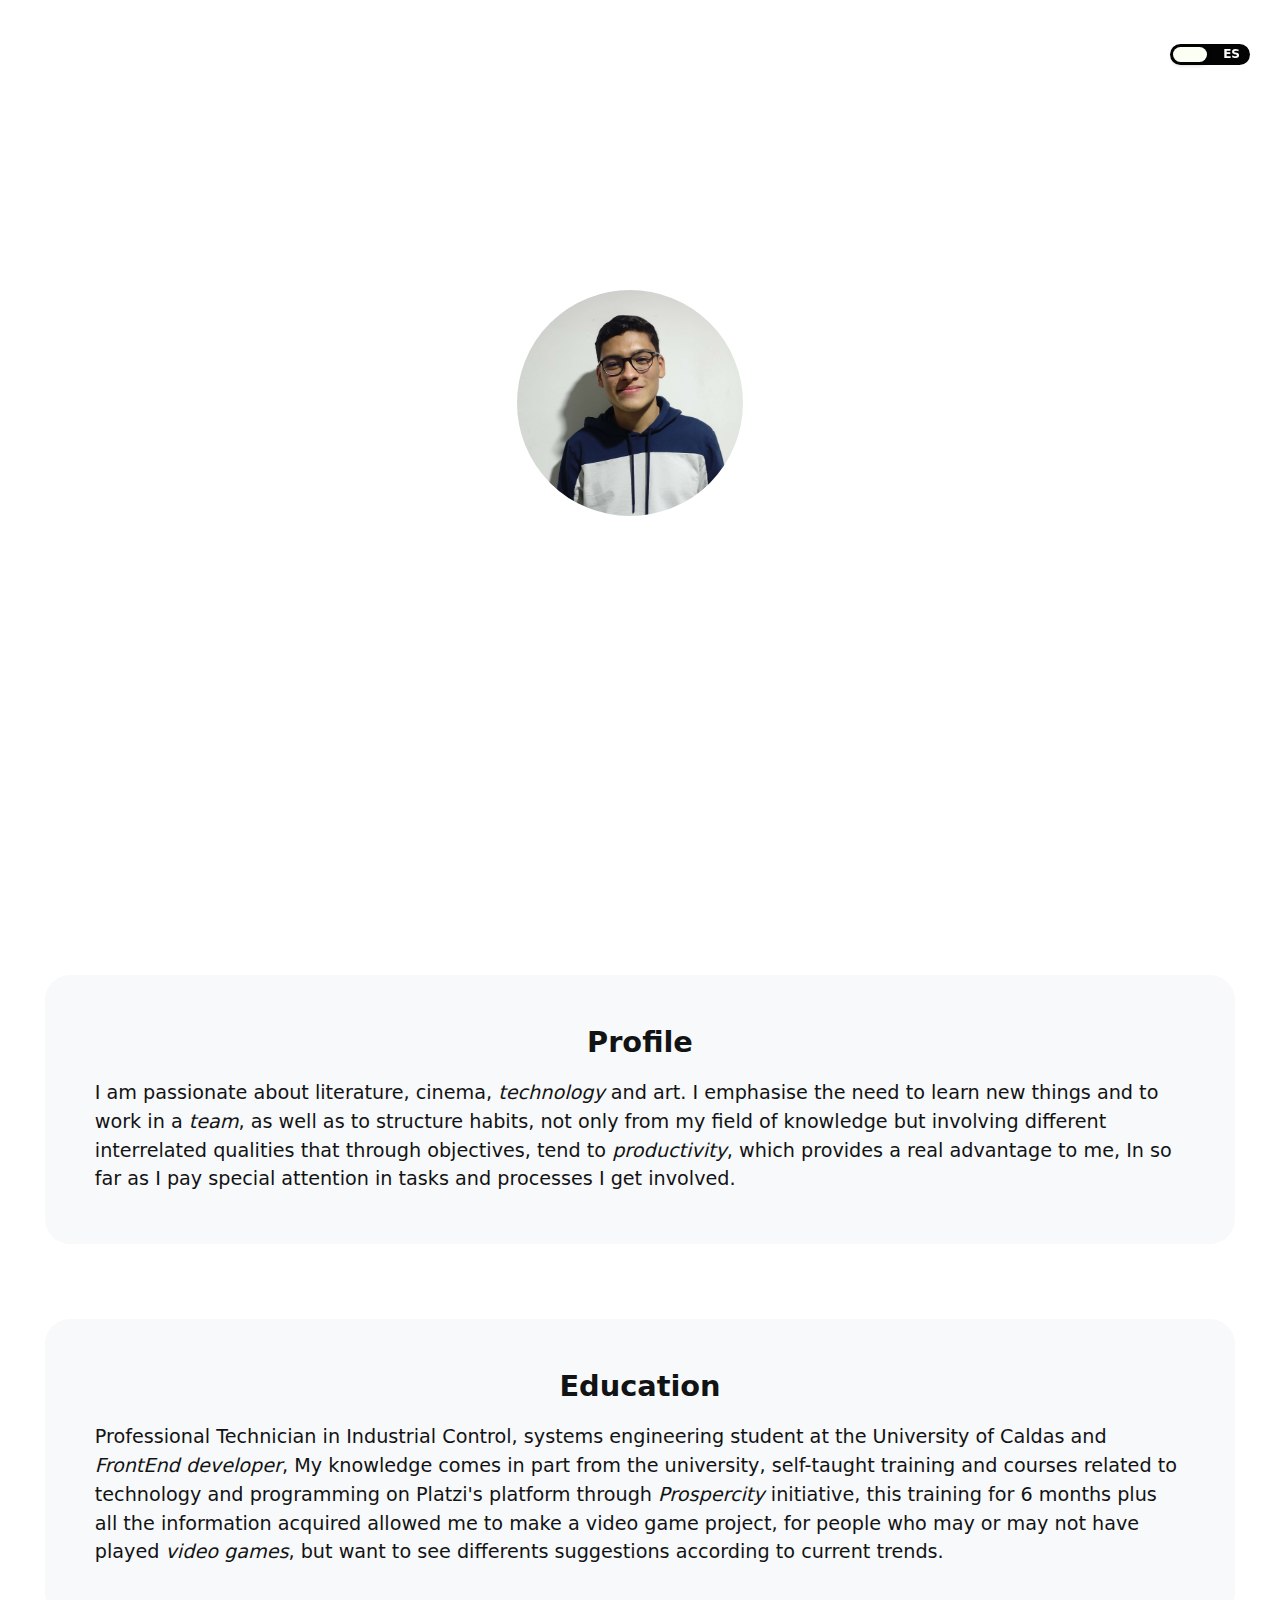
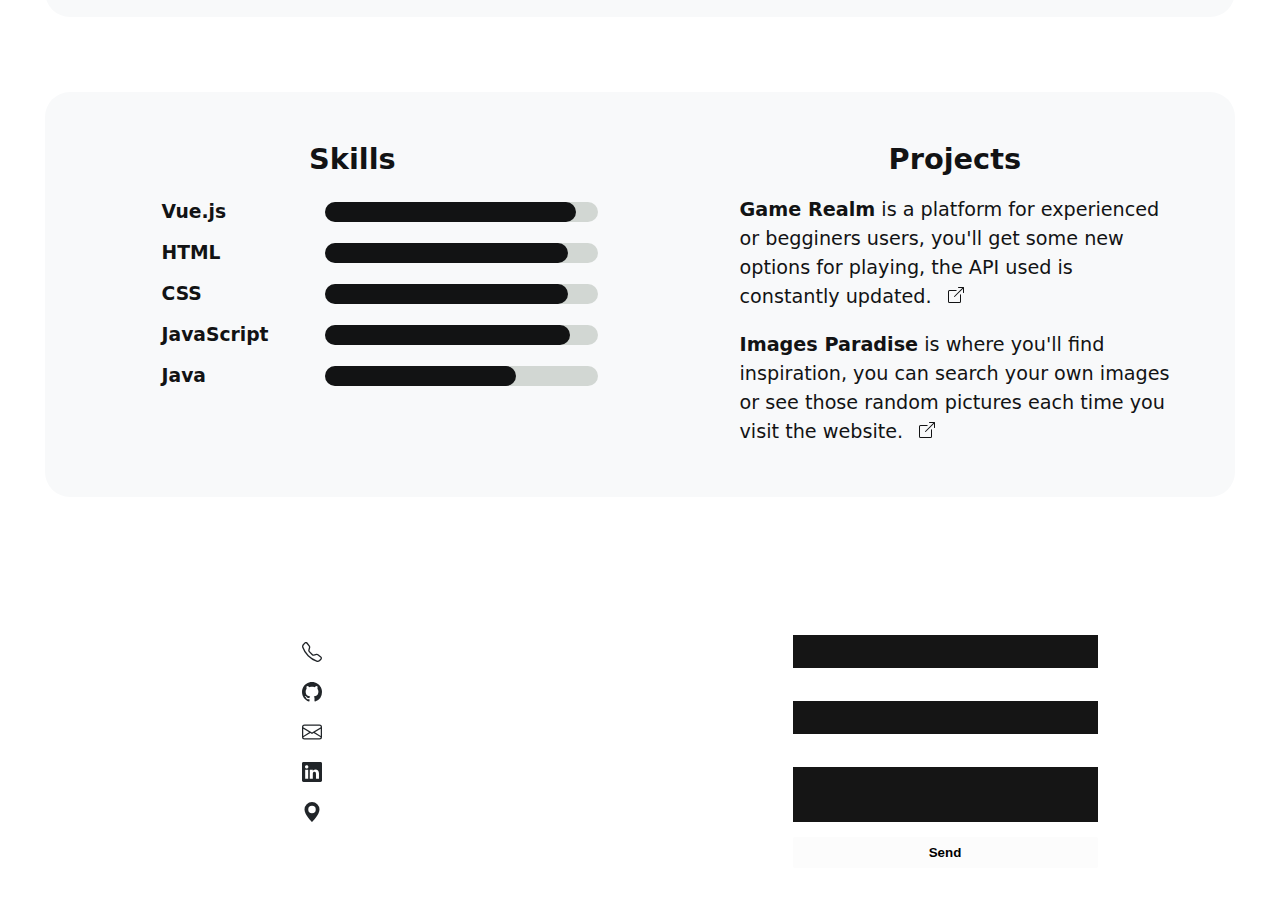
<file: index.html>
<!DOCTYPE html>
<html lang="en">
<head>
  <meta charset="UTF-8">
  <meta http-equiv="X-UA-Compatible" content="IE=edge">
  <meta name="viewport" content="width=device-width, initial-scale=1.0">
  <meta name="author" content="Andres Martinez">
  <meta name="description" content="Hoja de vida Andrés Martínez">
  <link rel="icon" href="../assets/prog.png">
  <title>English CV</title>
  <link rel="stylesheet" href="styles/style.css">
  <link rel="stylesheet" href="https://cdnjs.cloudflare.com/ajax/libs/font-awesome/4.7.0/css/font-awesome.min.css">
</head>
<body>
  <header>
    <nav class="main-nav main-nav-stars" id="nav">
      <span class="fa-container" id="btn">
        <i style="font-size:24px" class="fa">&#xf0c9;</i>
      </span>
      <ul class="main-nav__content">
        <li>
          <a href="#perfil">Profile</a>
        </li>
        <li>
          <a href="#educacion">Education</a>
        </li>
        <li>
          <a href="#experiencia">Experience</a>
        </li>
        <li>
          <a href="#contacto">Contact</a>
        </li>
      </ul>
      <section class="languages-container">
        <div class="languages">  
          <input type="checkbox" id="changelg"/>
          <label for="changelg"></label>
        </div>
      </section>
    </nav>
  </header>
  <main>
    <section class="banner">
      <article class="banner__info">
        <div>
          <div class="banner__info--img"></div>
          <h2 class="banner__info--name">Andrés Martínez</h2>
          <p class="banner__info--description">
            <i>
              FrontEnd Developer
            </i>
          </p>
        </div>
      </article>
    </section>
    <section class="info">
      <div class="grid-container">
        <div class="grid-container__item g1" id="perfil">
          <div class="main-g1">
            <h1>Profile</h1>
            <p>
              I am passionate about literature, cinema, <i>technology</i> and art. I emphasise the need to learn 
              new things and to work in a <i>team</i>, as well as to structure habits, not only from my field of 
              knowledge but involving different interrelated qualities that through objectives, tend to 
              <i>productivity</i>, which provides a real advantage to me, In so far as I pay special attention in 
              tasks and processes I get involved.
            </p>
          </div>
        </div>
        <div class="grid-container__item g2" id="educacion">
          <div class="main-g2">
            <h1>Education</h1>
            <p>
              Professional Technician in Industrial Control, systems engineering student at the University of Caldas 
              and <i>FrontEnd developer</i>, My knowledge comes in part from the university, self-taught training and courses 
              related to technology and programming on Platzi's platform through <i>Prospercity</i> initiative, this training 
              for 6 months plus all the information acquired allowed me to make a video game project, for people who may 
              or may not have played <i>video games</i>, but want to see differents suggestions according to current trends.
            </p>
          </div>
        </div>
        <div class="grid-container__item g3" id="experiencia">
          <div class="main-g3">
            <div class="technologies-container">
              <h1>Skills</h1>
              <div class="technologies-container__all">
                <h3>Vue.js</h3>
                <div class="technologies-container__br">
                  <div class="technologies-container__tg vue"></div>
                </div>
              </div>
              <div class="technologies-container__all">
                <h3>HTML</h3>
                <div class="technologies-container__br">
                  <div class="technologies-container__tg html"></div>
                </div>
              </div>
              <div class="technologies-container__all">
                <h3>CSS</h3>
                <div class="technologies-container__br">
                  <div class="technologies-container__tg css"></div>
                </div>
              </div>
              <div class="technologies-container__all">
                <h3>JavaScript</h3>
                <div class="technologies-container__br">
                  <div class="technologies-container__tg js"></div>
                </div>
              </div>
              <div class="technologies-container__all">
                <h3>Java</h3>
                <div class="technologies-container__br">
                  <div class="technologies-container__tg java"></div>
                </div>
              </div>
            </div>
            <div class="project-container">
              <div class="project-container__content">
                <h1>Projects</h1>
                <p class="project-container__game">
                  <b>Game Realm</b> is a platform for experienced or begginers users, you'll get some new options for playing, the API used
                  is constantly updated.
                  <a href="https://games-project-ten.vercel.app/" target="_blank">
                    <svg xmlns="http://www.w3.org/2000/svg" width="16" height="16" fill="currentColor" class="bi bi-box-arrow-up-right" viewBox="0 0 16 16">
                      <path fill-rule="evenodd" d="M8.636 3.5a.5.5 0 0 0-.5-.5H1.5A1.5 1.5 0 0 0 0 4.5v10A1.5 1.5 0 0 0 1.5 16h10a1.5 1.5 0 0 0 1.5-1.5V7.864a.5.5 0 0 0-1 0V14.5a.5.5 0 0 1-.5.5h-10a.5.5 0 0 1-.5-.5v-10a.5.5 0 0 1 .5-.5h6.636a.5.5 0 0 0 .5-.5z"/>
                      <path fill-rule="evenodd" d="M16 .5a.5.5 0 0 0-.5-.5h-5a.5.5 0 0 0 0 1h3.793L6.146 9.146a.5.5 0 1 0 .708.708L15 1.707V5.5a.5.5 0 0 0 1 0v-5z"/>
                    </svg>
                  </a>
                </p>
                <p class="project-container__images">
                  <b>Images Paradise</b> is where you'll find inspiration, you can search your own images or see those random
                  pictures each time you visit the website.
                  <a href="https://images-paradise.vercel.app/" target="_blank">
                    <svg xmlns="http://www.w3.org/2000/svg" width="16" height="16" fill="currentColor" class="bi bi-box-arrow-up-right" viewBox="0 0 16 16">
                      <path fill-rule="evenodd" d="M8.636 3.5a.5.5 0 0 0-.5-.5H1.5A1.5 1.5 0 0 0 0 4.5v10A1.5 1.5 0 0 0 1.5 16h10a1.5 1.5 0 0 0 1.5-1.5V7.864a.5.5 0 0 0-1 0V14.5a.5.5 0 0 1-.5.5h-10a.5.5 0 0 1-.5-.5v-10a.5.5 0 0 1 .5-.5h6.636a.5.5 0 0 0 .5-.5z"/>
                      <path fill-rule="evenodd" d="M16 .5a.5.5 0 0 0-.5-.5h-5a.5.5 0 0 0 0 1h3.793L6.146 9.146a.5.5 0 1 0 .708.708L15 1.707V5.5a.5.5 0 0 0 1 0v-5z"/>
                    </svg>
                  </a>
                </p>
              </div>
            </div>
          </div>          
        </div>
      </div>
    </section>
  </main>
  <footer id="contacto">
    <section class="footer-info">
      <div class="footer-info__container">
        <article>
          <svg xmlns="http://www.w3.org/2000/svg" width="20" height="20" style="color: #212529;" fill="currentColor" class="bi bi-telephone" viewBox="0 0 16 16">
            <path d="M3.654 1.328a.678.678 0 0 0-1.015-.063L1.605 2.3c-.483.484-.661 1.169-.45 1.77a17.568 17.568 0 0 0 4.168 6.608 17.569 17.569 0 0 0 6.608 4.168c.601.211 1.286.033 1.77-.45l1.034-1.034a.678.678 0 0 0-.063-1.015l-2.307-1.794a.678.678 0 0 0-.58-.122l-2.19.547a1.745 1.745 0 0 1-1.657-.459L5.482 8.062a1.745 1.745 0 0 1-.46-1.657l.548-2.19a.678.678 0 0 0-.122-.58L3.654 1.328zM1.884.511a1.745 1.745 0 0 1 2.612.163L6.29 2.98c.329.423.445.974.315 1.494l-.547 2.19a.678.678 0 0 0 .178.643l2.457 2.457a.678.678 0 0 0 .644.178l2.189-.547a1.745 1.745 0 0 1 1.494.315l2.306 1.794c.829.645.905 1.87.163 2.611l-1.034 1.034c-.74.74-1.846 1.065-2.877.702a18.634 18.634 0 0 1-7.01-4.42 18.634 18.634 0 0 1-4.42-7.009c-.362-1.03-.037-2.137.703-2.877L1.885.511z"/>
          </svg>
          <p>+57 3024057101</p>
        </article>
        <article>
          <svg xmlns="http://www.w3.org/2000/svg" width="20" height="20" style="color: #212529;" fill="currentColor" class="bi bi-github" viewBox="0 0 16 16">
            <path d="M8 0C3.58 0 0 3.58 0 8c0 3.54 2.29 6.53 5.47 7.59.4.07.55-.17.55-.38 0-.19-.01-.82-.01-1.49-2.01.37-2.53-.49-2.69-.94-.09-.23-.48-.94-.82-1.13-.28-.15-.68-.52-.01-.53.63-.01 1.08.58 1.23.82.72 1.21 1.87.87 2.33.66.07-.52.28-.87.51-1.07-1.78-.2-3.64-.89-3.64-3.95 0-.87.31-1.59.82-2.15-.08-.2-.36-1.02.08-2.12 0 0 .67-.21 2.2.82.64-.18 1.32-.27 2-.27.68 0 1.36.09 2 .27 1.53-1.04 2.2-.82 2.2-.82.44 1.1.16 1.92.08 2.12.51.56.82 1.27.82 2.15 0 3.07-1.87 3.75-3.65 3.95.29.25.54.73.54 1.48 0 1.07-.01 1.93-.01 2.2 0 .21.15.46.55.38A8.012 8.012 0 0 0 16 8c0-4.42-3.58-8-8-8z"/>
          </svg>
          <p>sbsmrth</p>
        </article>
        <article>
          <svg xmlns="http://www.w3.org/2000/svg" width="20" height="20" style="color: #212529;" fill="currentColor" class="bi bi-envelope" viewBox="0 0 16 16">
            <path d="M0 4a2 2 0 0 1 2-2h12a2 2 0 0 1 2 2v8a2 2 0 0 1-2 2H2a2 2 0 0 1-2-2V4Zm2-1a1 1 0 0 0-1 1v.217l7 4.2 7-4.2V4a1 1 0 0 0-1-1H2Zm13 2.383-4.708 2.825L15 11.105V5.383Zm-.034 6.876-5.64-3.471L8 9.583l-1.326-.795-5.64 3.47A1 1 0 0 0 2 13h12a1 1 0 0 0 .966-.741ZM1 11.105l4.708-2.897L1 5.383v5.722Z"/>
          </svg>
          <p>andresf.mrh@gmail.com</p>
        </article>
        <article>
          <svg xmlns="http://www.w3.org/2000/svg" width="20" height="20" style="color: #212529;" fill="currentColor" class="bi bi-linkedin" viewBox="0 0 16 16">
            <path d="M0 1.146C0 .513.526 0 1.175 0h13.65C15.474 0 16 .513 16 1.146v13.708c0 .633-.526 1.146-1.175 1.146H1.175C.526 16 0 15.487 0 14.854V1.146zm4.943 12.248V6.169H2.542v7.225h2.401zm-1.2-8.212c.837 0 1.358-.554 1.358-1.248-.015-.709-.52-1.248-1.342-1.248-.822 0-1.359.54-1.359 1.248 0 .694.521 1.248 1.327 1.248h.016zm4.908 8.212V9.359c0-.216.016-.432.08-.586.173-.431.568-.878 1.232-.878.869 0 1.216.662 1.216 1.634v3.865h2.401V9.25c0-2.22-1.184-3.252-2.764-3.252-1.274 0-1.845.7-2.165 1.193v.025h-.016a5.54 5.54 0 0 1 .016-.025V6.169h-2.4c.03.678 0 7.225 0 7.225h2.4z"/>
          </svg>
          <a href="https://www.linkedin.com/in/andr%C3%A9s-mart%C3%ADnez-9369a2242/" target="_blank">Andrés Martínez</a>
        </article>
        <article>
          <svg xmlns="http://www.w3.org/2000/svg" width="20" height="20" style="color: #212529;" fill="currentColor" class="bi bi-geo-alt-fill" viewBox="0 0 16 16">
            <path d="M8 16s6-5.686 6-10A6 6 0 0 0 2 6c0 4.314 6 10 6 10zm0-7a3 3 0 1 1 0-6 3 3 0 0 1 0 6z"/>
          </svg>
          <p>Manizales, Caldas</p>
        </article>
      </div>
    </section>
    <section class="form-container">
      <div class="form-container__all">
        <form action="https://formspree.io/f/mvolnprq"
        method="POST">
          <label for="email">Name *</label>
          <input type="text" id="email" name="name" required>

          <label for="name">Email *</label>
          <input type="email" id="name" name="email" required>

          <label for="message">Message *</label>
          <input type="text" id="message" name="message" required>

          <button type="submit" class="submit">Send</button>
        </form>
      </div>
    </section>
  </footer>
  <script src="./main.js"></script>
</body>
</html>
</file>
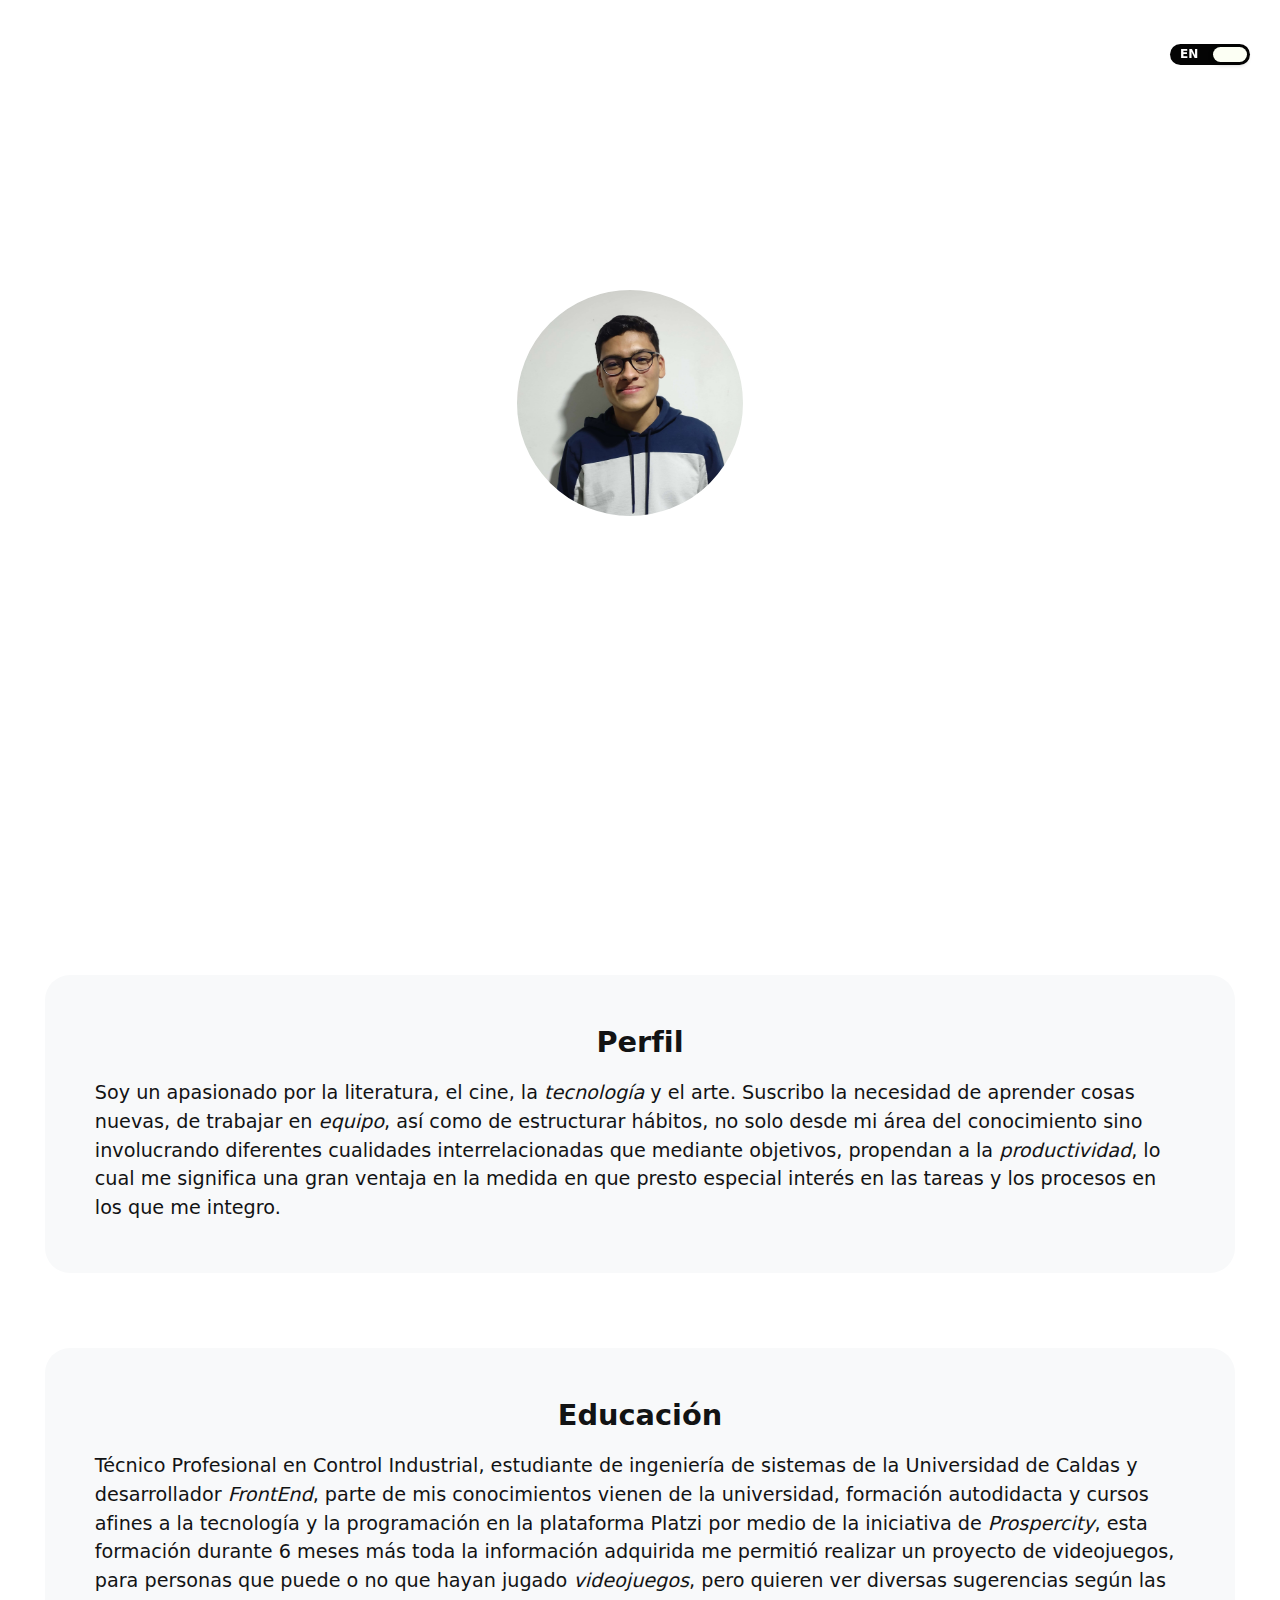
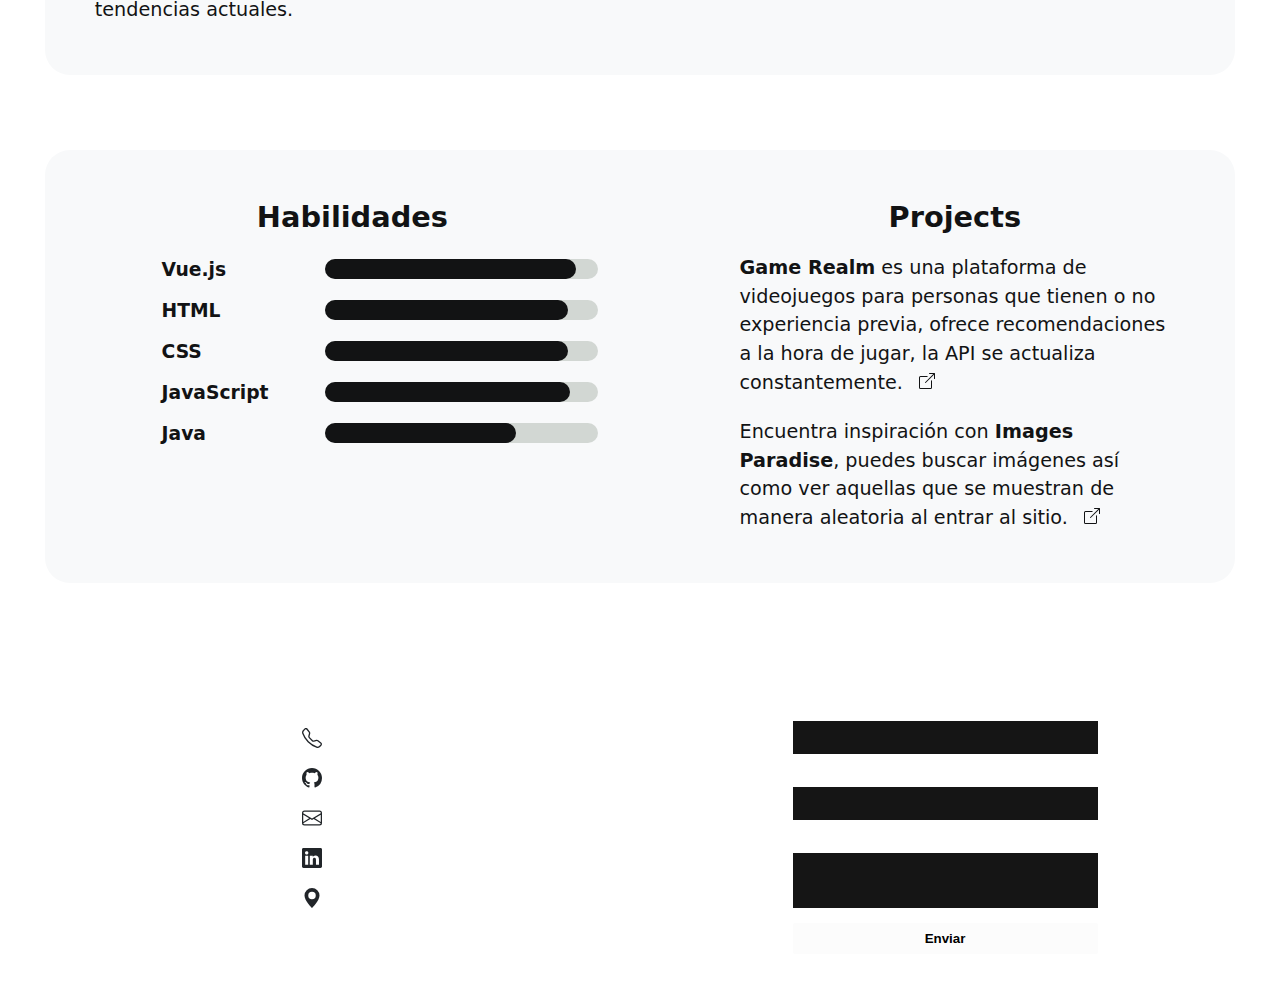
<file: es/index.html>
<!DOCTYPE html>
<html lang="es">
<head>
  <meta charset="UTF-8">
  <meta http-equiv="X-UA-Compatible" content="IE=edge">
  <meta name="viewport" content="width=device-width, initial-scale=1.0">
  <meta name="author" content="Andres Martinez">
  <meta name="description" content="Hoja de vida Andrés Martínez">
  <link rel="icon" href="../assets/prog.png">
  <title>CV</title>
  <link rel="stylesheet" href="../styles/style.css">
  <link rel="stylesheet" href="https://cdnjs.cloudflare.com/ajax/libs/font-awesome/4.7.0/css/font-awesome.min.css">
</head>
<body>
  <header>
    <nav class="main-nav main-nav-stars" id="nav">
      <span class="fa-container" id="btn">
        <i style="font-size:24px" class="fa">&#xf0c9;</i>
      </span>
      <ul class="main-nav__content">
        <li>
          <a href="#perfil">Perfil</a>
        </li>
        <li>
          <a href="#educacion">Educación</a>
        </li>
        <li>
          <a href="#experiencia">Experiencia</a>
        </li>
        <li>
          <a href="#contacto">Contacto</a>
        </li>
      </ul>
      <section class="languages-container">
        <div class="languages">  
          <input type="checkbox" id="changelg" checked/>
          <label for="changelg"></label>
        </div>
      </section>
    </nav>
  </header>
  <main>
    <section class="banner">
      <article class="banner__info">
        <div>
          <div class="banner__info--img"></div>
          <h2 class="banner__info--name">Andrés Martínez</h2>
          <p class="banner__info--description">
            <i>
              Desarrollador FrontEnd
            </i>
          </p>
        </div>
      </article>
    </section>
    <section class="info">
      <div class="grid-container">
        <div class="grid-container__item g1" id="perfil">
          <div class="main-g1">
            <h1>Perfil</h1>
            <p>
              Soy un apasionado por la literatura, el cine, la <i>tecnología</i> y el arte. 
              Suscribo la necesidad de aprender cosas nuevas, de trabajar en <i>equipo</i>, así como de estructurar 
              hábitos, no solo desde mi área del conocimiento sino involucrando diferentes cualidades interrelacionadas que mediante objetivos, 
              propendan a la <i>productividad</i>, lo cual me significa una gran ventaja en la medida en que presto especial interés en las tareas y 
              los procesos en los que me integro. 
            </p>
          </div>
        </div>
        <div class="grid-container__item g2" id="educacion">
          <div class="main-g2">
            <h1>Educación</h1>
            <p>
              Técnico Profesional en Control Industrial, estudiante de ingeniería de sistemas 
              de la Universidad de Caldas y desarrollador <i>FrontEnd</i>, parte de mis conocimientos vienen 
              de la universidad, formación autodidacta y cursos afines a la tecnología y la programación 
              en la plataforma Platzi por medio de la iniciativa de <i>Prospercity</i>, esta formación durante 6 
              meses  más toda la información adquirida me permitió realizar un proyecto de videojuegos, para 
              personas que puede o no que hayan jugado <i>videojuegos</i>, pero quieren ver diversas sugerencias según 
              las tendencias actuales.
            </p>
          </div>
        </div>
        <div class="grid-container__item g3" id="experiencia">
          <div class="main-g3">
            <div class="technologies-container">
              <h1>Habilidades</h1>
              <div class="technologies-container__all">
                <h3>Vue.js</h3>
                <div class="technologies-container__br">
                  <div class="technologies-container__tg vue"></div>
                </div>
              </div>
              <div class="technologies-container__all">
                <h3>HTML</h3>
                <div class="technologies-container__br">
                  <div class="technologies-container__tg html"></div>
                </div>
              </div>
              <div class="technologies-container__all">
                <h3>CSS</h3>
                <div class="technologies-container__br">
                  <div class="technologies-container__tg css"></div>
                </div>
              </div>
              <div class="technologies-container__all">
                <h3>JavaScript</h3>
                <div class="technologies-container__br">
                  <div class="technologies-container__tg js"></div>
                </div>
              </div>
              <div class="technologies-container__all">
                <h3>Java</h3>
                <div class="technologies-container__br">
                  <div class="technologies-container__tg java"></div>
                </div>
              </div>
            </div>
            <div class="project-container">
              <div class="project-container__content">
                <h1>Projects</h1>
                <p class="project-container__game">
                  <b>Game Realm</b> es una plataforma de videojuegos para personas que tienen o no experiencia previa,
                  ofrece recomendaciones a la hora de jugar, la API se actualiza constantemente.
                  <a href="https://games-project-ten.vercel.app/" target="_blank">
                    <svg xmlns="http://www.w3.org/2000/svg" width="16" height="16" fill="currentColor" class="bi bi-box-arrow-up-right" viewBox="0 0 16 16">
                      <path fill-rule="evenodd" d="M8.636 3.5a.5.5 0 0 0-.5-.5H1.5A1.5 1.5 0 0 0 0 4.5v10A1.5 1.5 0 0 0 1.5 16h10a1.5 1.5 0 0 0 1.5-1.5V7.864a.5.5 0 0 0-1 0V14.5a.5.5 0 0 1-.5.5h-10a.5.5 0 0 1-.5-.5v-10a.5.5 0 0 1 .5-.5h6.636a.5.5 0 0 0 .5-.5z"/>
                      <path fill-rule="evenodd" d="M16 .5a.5.5 0 0 0-.5-.5h-5a.5.5 0 0 0 0 1h3.793L6.146 9.146a.5.5 0 1 0 .708.708L15 1.707V5.5a.5.5 0 0 0 1 0v-5z"/>
                    </svg>
                  </a>
                </p>
                <p class="project-container__images">
                  Encuentra inspiración con <b>Images Paradise</b>, puedes buscar imágenes así como ver aquellas que se
                  muestran de manera aleatoria al entrar al sitio.
                  <a href="https://images-paradise.vercel.app/" target="_blank">
                    <svg xmlns="http://www.w3.org/2000/svg" width="16" height="16" fill="currentColor" class="bi bi-box-arrow-up-right" viewBox="0 0 16 16">
                      <path fill-rule="evenodd" d="M8.636 3.5a.5.5 0 0 0-.5-.5H1.5A1.5 1.5 0 0 0 0 4.5v10A1.5 1.5 0 0 0 1.5 16h10a1.5 1.5 0 0 0 1.5-1.5V7.864a.5.5 0 0 0-1 0V14.5a.5.5 0 0 1-.5.5h-10a.5.5 0 0 1-.5-.5v-10a.5.5 0 0 1 .5-.5h6.636a.5.5 0 0 0 .5-.5z"/>
                      <path fill-rule="evenodd" d="M16 .5a.5.5 0 0 0-.5-.5h-5a.5.5 0 0 0 0 1h3.793L6.146 9.146a.5.5 0 1 0 .708.708L15 1.707V5.5a.5.5 0 0 0 1 0v-5z"/>
                    </svg>
                  </a>
                </p>
              </div>
            </div>
          </div>          
        </div>
      </div>
    </section>
  </main>
  <footer id="contacto">
    <section class="footer-info">
      <div class="footer-info__container">
        <article>
          <svg xmlns="http://www.w3.org/2000/svg" width="20" height="20" style="color: #212529;" fill="currentColor" class="bi bi-telephone" viewBox="0 0 16 16">
            <path d="M3.654 1.328a.678.678 0 0 0-1.015-.063L1.605 2.3c-.483.484-.661 1.169-.45 1.77a17.568 17.568 0 0 0 4.168 6.608 17.569 17.569 0 0 0 6.608 4.168c.601.211 1.286.033 1.77-.45l1.034-1.034a.678.678 0 0 0-.063-1.015l-2.307-1.794a.678.678 0 0 0-.58-.122l-2.19.547a1.745 1.745 0 0 1-1.657-.459L5.482 8.062a1.745 1.745 0 0 1-.46-1.657l.548-2.19a.678.678 0 0 0-.122-.58L3.654 1.328zM1.884.511a1.745 1.745 0 0 1 2.612.163L6.29 2.98c.329.423.445.974.315 1.494l-.547 2.19a.678.678 0 0 0 .178.643l2.457 2.457a.678.678 0 0 0 .644.178l2.189-.547a1.745 1.745 0 0 1 1.494.315l2.306 1.794c.829.645.905 1.87.163 2.611l-1.034 1.034c-.74.74-1.846 1.065-2.877.702a18.634 18.634 0 0 1-7.01-4.42 18.634 18.634 0 0 1-4.42-7.009c-.362-1.03-.037-2.137.703-2.877L1.885.511z"/>
          </svg>
          <p>+57 3024057101</p>
        </article>
        <article>
          <svg xmlns="http://www.w3.org/2000/svg" width="20" height="20" style="color: #212529;" fill="currentColor" class="bi bi-github" viewBox="0 0 16 16">
            <path d="M8 0C3.58 0 0 3.58 0 8c0 3.54 2.29 6.53 5.47 7.59.4.07.55-.17.55-.38 0-.19-.01-.82-.01-1.49-2.01.37-2.53-.49-2.69-.94-.09-.23-.48-.94-.82-1.13-.28-.15-.68-.52-.01-.53.63-.01 1.08.58 1.23.82.72 1.21 1.87.87 2.33.66.07-.52.28-.87.51-1.07-1.78-.2-3.64-.89-3.64-3.95 0-.87.31-1.59.82-2.15-.08-.2-.36-1.02.08-2.12 0 0 .67-.21 2.2.82.64-.18 1.32-.27 2-.27.68 0 1.36.09 2 .27 1.53-1.04 2.2-.82 2.2-.82.44 1.1.16 1.92.08 2.12.51.56.82 1.27.82 2.15 0 3.07-1.87 3.75-3.65 3.95.29.25.54.73.54 1.48 0 1.07-.01 1.93-.01 2.2 0 .21.15.46.55.38A8.012 8.012 0 0 0 16 8c0-4.42-3.58-8-8-8z"/>
          </svg>
          <p>sbsmrth</p>
        </article>
        <article>
          <svg xmlns="http://www.w3.org/2000/svg" width="20" height="20" style="color: #212529;" fill="currentColor" class="bi bi-envelope" viewBox="0 0 16 16">
            <path d="M0 4a2 2 0 0 1 2-2h12a2 2 0 0 1 2 2v8a2 2 0 0 1-2 2H2a2 2 0 0 1-2-2V4Zm2-1a1 1 0 0 0-1 1v.217l7 4.2 7-4.2V4a1 1 0 0 0-1-1H2Zm13 2.383-4.708 2.825L15 11.105V5.383Zm-.034 6.876-5.64-3.471L8 9.583l-1.326-.795-5.64 3.47A1 1 0 0 0 2 13h12a1 1 0 0 0 .966-.741ZM1 11.105l4.708-2.897L1 5.383v5.722Z"/>
          </svg>
          <p>andresf.mrh@gmail.com</p>
        </article>
        <article>
          <svg xmlns="http://www.w3.org/2000/svg" width="20" height="20" style="color: #212529;" fill="currentColor" class="bi bi-linkedin" viewBox="0 0 16 16">
            <path d="M0 1.146C0 .513.526 0 1.175 0h13.65C15.474 0 16 .513 16 1.146v13.708c0 .633-.526 1.146-1.175 1.146H1.175C.526 16 0 15.487 0 14.854V1.146zm4.943 12.248V6.169H2.542v7.225h2.401zm-1.2-8.212c.837 0 1.358-.554 1.358-1.248-.015-.709-.52-1.248-1.342-1.248-.822 0-1.359.54-1.359 1.248 0 .694.521 1.248 1.327 1.248h.016zm4.908 8.212V9.359c0-.216.016-.432.08-.586.173-.431.568-.878 1.232-.878.869 0 1.216.662 1.216 1.634v3.865h2.401V9.25c0-2.22-1.184-3.252-2.764-3.252-1.274 0-1.845.7-2.165 1.193v.025h-.016a5.54 5.54 0 0 1 .016-.025V6.169h-2.4c.03.678 0 7.225 0 7.225h2.4z"/>
          </svg>
          <a href="https://www.linkedin.com/in/andr%C3%A9s-mart%C3%ADnez-9369a2242/" target="_blank">Andrés Martínez</a>
        </article>
        <article>
          <svg xmlns="http://www.w3.org/2000/svg" width="20" height="20" style="color: #212529;" fill="currentColor" class="bi bi-geo-alt-fill" viewBox="0 0 16 16">
            <path d="M8 16s6-5.686 6-10A6 6 0 0 0 2 6c0 4.314 6 10 6 10zm0-7a3 3 0 1 1 0-6 3 3 0 0 1 0 6z"/>
          </svg>
          <p>Manizales, Caldas</p>
        </article>
      </div>
    </section>
    <section class="form-container">
      <div class="form-container__all">
        <form action="https://formspree.io/f/mvolnprq"
        method="POST">
          <label for="email">Nombre *</label>
          <input type="text" id="email" name="name" required>

          <label for="name">Correo *</label>
          <input type="email" id="name" name="email" required>

          <label for="message">Mensaje *</label>
          <input type="text" id="message" name="message" required>

          <button type="submit" class="submit">Enviar</button>
        </form>
      </div>
    </section>
  </footer>
  <script src="../main.js"></script>
</body>
</html>
</file>
<file: styles/style.css>
* {
  margin: 0;
  padding: 0;
  box-sizing: border-box;
}

a {
  text-decoration: none;
}

body {
  font-family: system-ui, -apple-system, "Segoe UI", "Helvetica Neue", Arial, "Noto Sans", "Liberation Sans", sans-serif, "Apple Color Emoji", "Segoe UI Emoji", "Segoe UI Symbol", "Noto Color Emoji";
}

.main-nav {
  height: 12vh;
  width: 100vw;
  display: flex;
  align-items: center;
  position: fixed;
}

.main-nav__content {
  list-style: none;
  display: flex;
}

.main-nav__content li a {
  color: white;
  letter-spacing: 1px;
  font-size: 1.2rem;
}

.main-nav__content li::after{
  width: 0;
  content: "";
  height: 4px;
  margin-top: 6px;
  border-radius: 3px;
  display: block;
  background: #fff;
}

.main-nav__content li:hover::after {
  width: 100%;
  transition: all .5s;
}

.main-nav-stars {
  background: url('https://images.pexels.com/videos/3045163/free-video-3045163.jpg?auto=compress&cs=tinysrgb&dpr=1&w=500') bottom;
}

.fa-container {
  margin-left: 4%;
  color: #fff;
  cursor: pointer;
}

.main-nav-dark {
  background: rgb(4, 4, 4);
}

ul.open {
  top: 10vh;
}

.languages-container {
  width: 80px;
  height: 21px;
  position: absolute;
  right: 30px;
}

.languages {
  width: 100%;
  height: 100%;
  background: rgb(4, 4, 4);
  margin-right: 65px;
  position: relative;
  display: flex;
  align-items: center;
  border-radius: 50px;
}

.languages:after {
  content: 'ES';
  color: #fff;
  position: absolute;
  right: 10px;
  z-index: 0;
  font: 12px/26px system-ui;
  font-weight: bold;
}

.languages:before {
  content: 'EN';
  color: #fff;
  position: absolute;
  left: 10px;
  z-index: 0;
  font: 12px/26px system-ui;
  font-weight: bold;
}

.languages label {
  display: block;
  width: 34px;
  height: 15px;
  cursor: pointer;
  position: absolute;
  top: 3px;
  left: 3px;
  z-index: 1;
  background: #fcfff4;
  background: linear-gradient(top, #fcfff4 0%, #dfe5d7 40%, #b3bead 100%);
  border-radius: 50px;
  transition: all 0.4s ease;
  box-shadow: 0px 2px 5px 0px rgba(0,0,0,0.3);
}

.languages input[type=checkbox] {
  visibility: hidden;
}
  
.languages input:checked + label {
  left: 43px;
}

.banner {
  height: 100vh;
  width: 100%;
  background: url('https://images.pexels.com/videos/3045163/free-video-3045163.jpg?auto=compress&cs=tinysrgb&dpr=1&w=500') center fixed;
  display: flex;
  justify-content: center;
}

.banner__info {
  display: flex;
  justify-content: center;
  align-items: center;
}

.banner__info--img {
  height: 230px;
  width: 230px;
  border-radius: 50%;
  border: 2px solid #fff;
  background: 
  url('../assets/profile.jpg') top 35% left 64%/ 300px no-repeat;
}

.banner__info--name {
  color: #fff;
  margin-top: 34px;
  text-align: center;
  font-size: 27px;
}

.banner__info--description {
  font-size: 1rem;
  text-align: center;
  margin-top: 10px;
}

.banner__info--description i {
  color: #fff;
}

.grid-container {
  display: grid;
  justify-content: center;
  row-gap: 75px;
}

.g1 {
  margin-top: 75px;
}

.g3 {
  margin-bottom: 75px;
  display: flex;
  justify-content: center;
  align-items: center
}

.grid-container__item {
  background: #F8F9FA;
  border-radius: 25px;
  display: flex;
  justify-content: center;
  align-items: center;
  color: #121314;
  width: 93vw;
}

.grid-container__item h1 {
  text-align: center;
  font-size: 1.8rem;
}

.grid-container__item p {
  margin-top: 20px;
  font-size: 1.2rem;
  line-height: 1.5;
}

.main-g3 {
  display: grid;
  justify-content: center;
  column-gap: 30px;
}

.project-container {
  grid-area: "second";
}

.project-container {
  margin-left: 10%;
}

.project-container {
  padding: 0;
}

.project-container__content p {
  color: #121314;
  font-size: 1.2rem;
}

.project-container__content a {
  color: #121314;
  font-weight: bold;
  margin-left: 10px;
}

.technologies-container {
  grid-area: "first";
}

.technologies-container__br {
  width: 30%;
  margin-right: 9%;
}

.technologies-container {
  border-radius: 10px;
}

.technologies-container h1 {
  margin-bottom: 25px;
}

.technologies-container__br {
  background: #D2D7D3;
  border-radius: 14px;
}

.technologies-container__tg {
  padding-top: 10px;
  padding-bottom: 10px;
  border-radius: 14px;
  background-color: #121314;
}

.technologies-container__all {
  display: flex;
  align-items: center;
  justify-content: space-between;
  margin-top: 20px;
}

.technologies-container__all h3 {
  margin-left: 15%;
}

.grid-container__item {
  padding: 35px;
}

.css {
  width: 89%;
}

.html {
  width: 89%;
}

.js {
  width: 90%;
}

.java {
  width: 70%;
}

.vue {
  width: 92%;
}

footer {
  position: relative;
  bottom: 0;
  background: url('https://images.pexels.com/videos/3045163/free-video-3045163.jpg?auto=compress&cs=tinysrgb&dpr=1&w=500') fixed center;
  display: grid;
  row-gap: 30px;
  padding: 30px;
}

footer .footer-info {
  display: flex;
  justify-content: center;
  align-items: center;
}

footer .footer-info article {
  display: flex;
  align-items: center;
  padding-bottom: 20px;
}

footer .footer-info p, a {
  display: inline-block;
  color: #fff;
  margin-left: 14px;
}

.form-container {
  display: flex;
  justify-content: center;
  align-items: center;
}

.form-container .form-container__all label {
  display: block;
  text-align: center;
  margin-bottom: 5px;
  padding: 5px;
  font-size: 15px;
  color: #fff;
}

.form-container .form-container__all .submit {
  display: block;
  margin: 15px auto;
  width: 100%;
  background: #fcfcfc;
  color: #000;
  border: none;
  border-radius: 2px;
  padding: 8px;
  font-weight: 600;
  cursor: pointer;
}

.form-container .form-container__all input {
  background: #151515;
  color: #fff;
  padding: 9px 10px;
  border: none;
  outline: 0px;
  width: 100%;
}

.form-container .form-container__all #message {
  height: 55px;
}

@media (max-width: 992px) { 
  .main-nav {
    background: rgb(4, 4, 4);
    height: 10vh;
  }

  .main-nav__content {
    position: fixed;
    width: 100vw;
    padding-bottom: 15px;
    background: rgb(4, 4, 4);
    top: -100vh;
    text-align: center;
    transition: all .5s;
    flex-direction: column;
  }

  .main-nav__content li {
    margin-top: 8px;
  }

  .fa-container {
    display: inline-flex;
  }

  .main-g3 {
    grid-template-areas: 
    "first"
    "second";
    row-gap: 34px;
  }

  footer {
    grid-template-areas: 
    "info"
    "contact";
  }

  .footer-info__container {
    grid-area: "info";
  }

  .form-container {
    grid-area: "contact";
  }

  .form-container .form-container__all {
    width: 56%;
  }

  footer .footer-info p {
    font-size: 1rem;
  }
}

@media (min-width: 993px) {
  .fa-container {
    display: none;
  }

  .main-nav__content li {
    margin: 5px 9px;
  }

  .main-nav__content li a{
    font-size: 1.2rem;
  }

  .main-nav {
    justify-content: center;
  }

  .main-g3 {
    grid-template-columns: 50% 50%;
  }

  .project-container {
    padding: 0 30px;
  }

  .technologies-container__br {
    width: 50%;
    margin-right: 5%;;
  }

  .grid-container__item {
    padding: 50px;
  }

  footer {
    grid-template-columns: 1fr 1fr;
  }

  .footer-info__container {
    margin-left: 30%;
  }

  .form-container .form-container__all {
    width: 50%;
  }

  footer .footer-info p, a {
    font-size: 1.1rem;
  }
}
</file>
